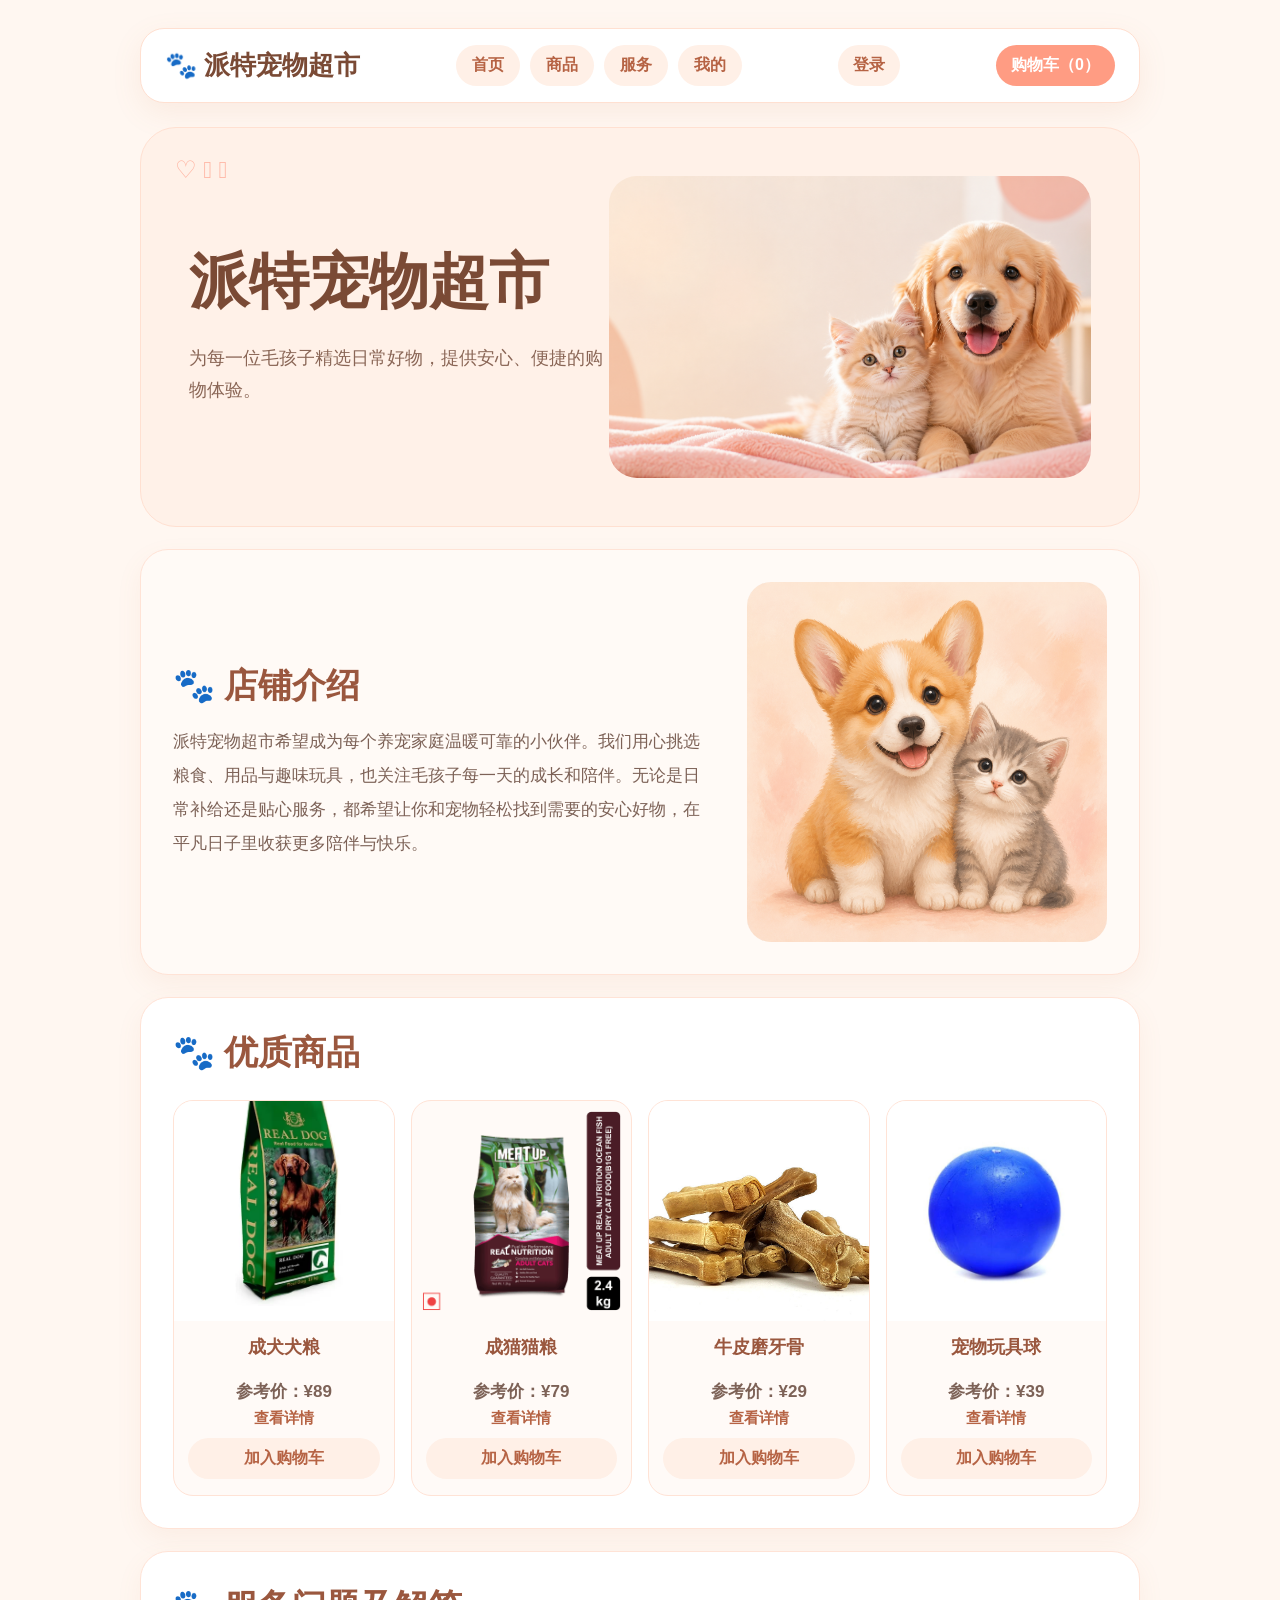
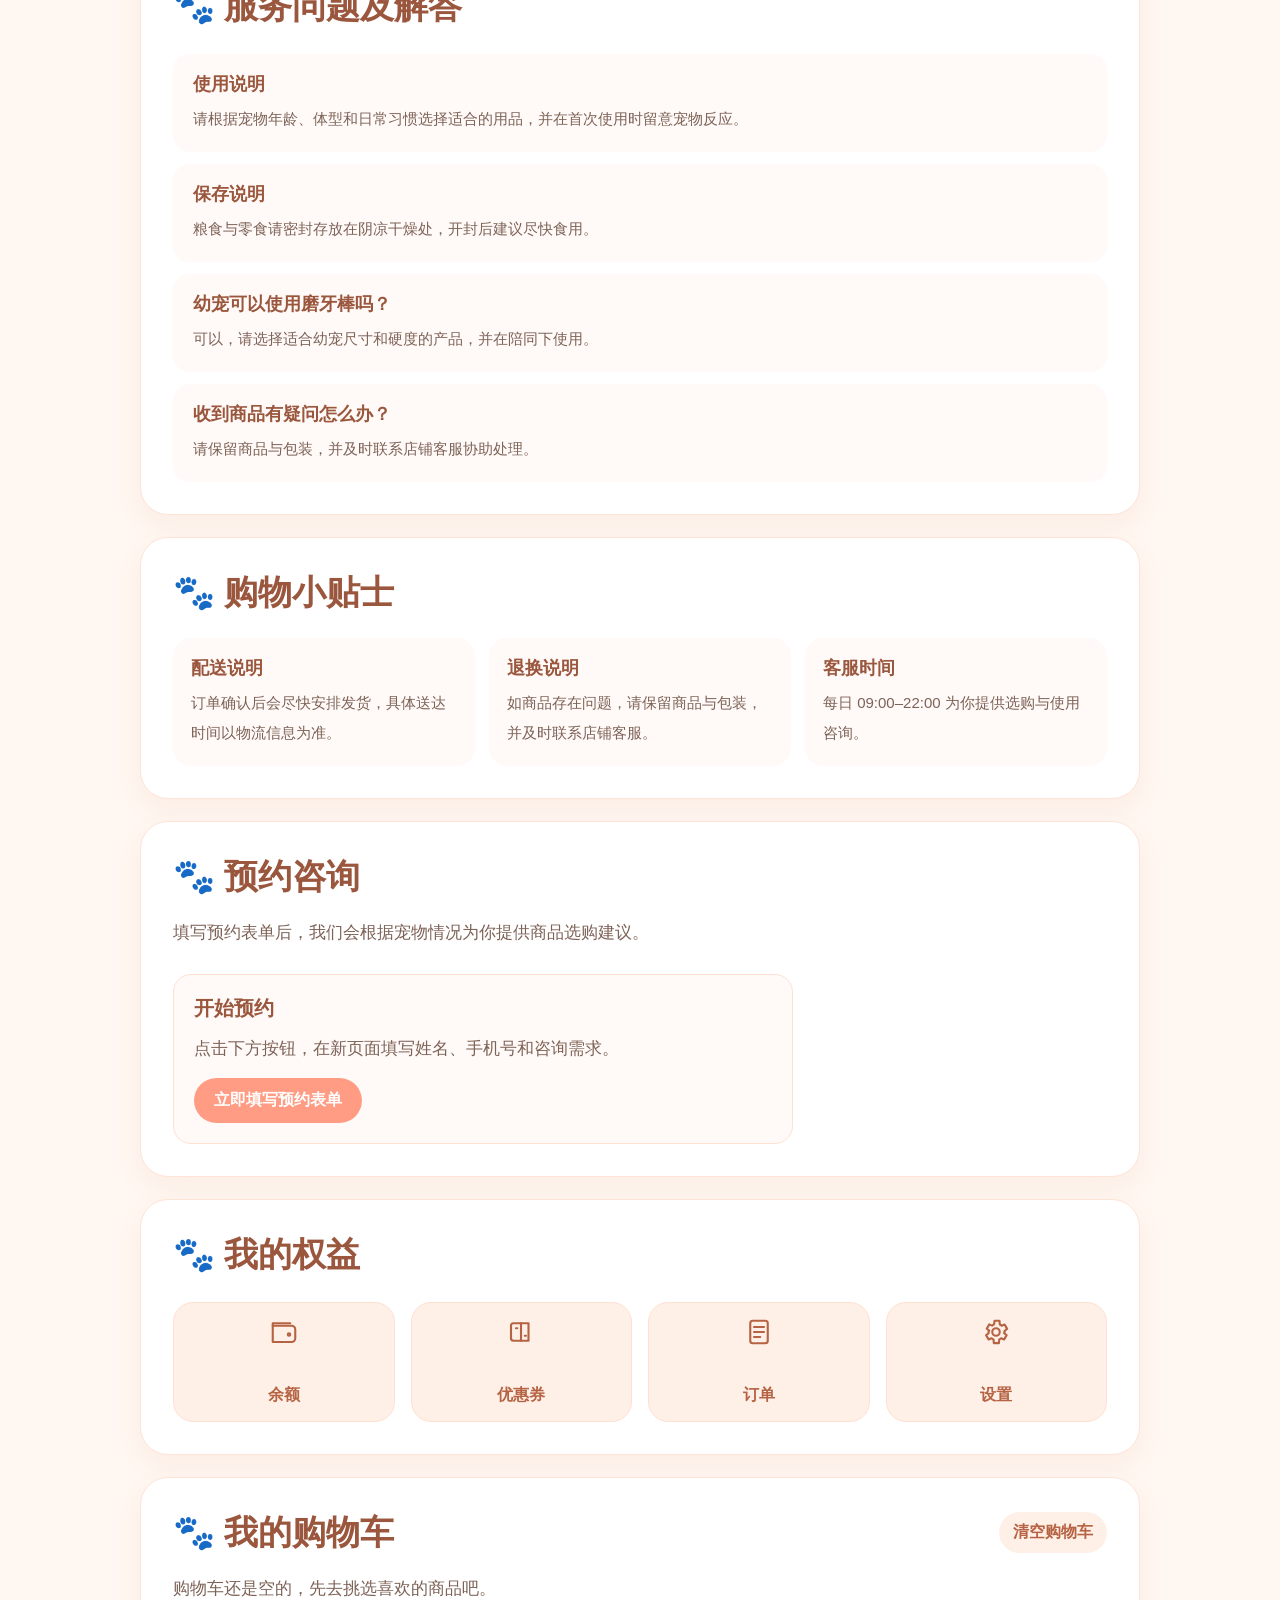
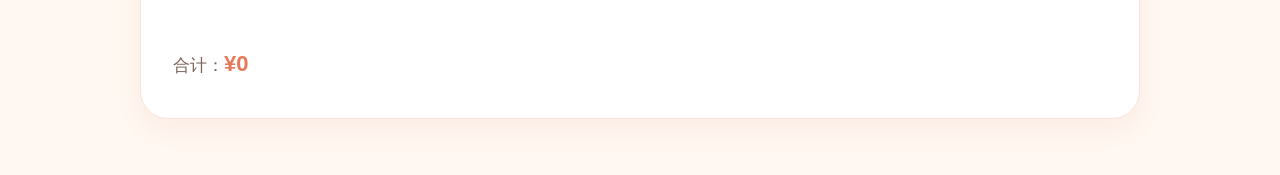
<file: index.html>
<!doctype html>
<html lang="zh-CN">
  <head>
    <meta charset="UTF-8" />
    <meta name="viewport" content="width=device-width, initial-scale=1.0" />
    <title>派特宠物超市</title>
    <link rel="stylesheet" href="style.css" />
  </head>
  <body>
    <main class="shop-page">
      <header class="site-header">
        <p class="brand">🐾 派特宠物超市</p>
        <nav class="site-nav" aria-label="网站导航">
          <a href="home.html">首页</a>
          <a href="products.html">商品</a>
          <a href="services.html">服务</a>
          <a href="profile.html">我的</a>
        </nav>
        <a class="login-link" href="login.html">登录</a>
        <button class="cart-toggle" type="button" data-cart-toggle>
          购物车（<span data-cart-count>0</span>）
        </button>
      </header>

      <section class="hero-section">
        <div class="hero-copy">
          <h1>派特宠物超市</h1>
          <p>为每一位毛孩子精选日常好物，提供安心、便捷的购物体验。</p>
        </div>
        <img src="hero-pets.png" alt="坐在粉色毯子上的小狗和小猫" />
      </section>

      <section class="content-section intro-section">
        <div>
          <h2>🐾 店铺介绍</h2>
          <p>派特宠物超市希望成为每个养宠家庭温暖可靠的小伙伴。我们用心挑选粮食、用品与趣味玩具，也关注毛孩子每一天的成长和陪伴。无论是日常补给还是贴心服务，都希望让你和宠物轻松找到需要的安心好物，在平凡日子里收获更多陪伴与快乐。</p>
        </div>
        <img src="pet-friends.png" alt="坐在一起的柯基犬和小猫插画" />
      </section>

      <section class="content-section">
        <h2>🐾 优质商品</h2>
        <div class="product-grid">
          <article class="product-card">
            <img src="product-dog-food-real.jpg" alt="Real Dog 成犬犬粮包装" />
            <h3>成犬犬粮</h3>
            <p class="product-price">参考价：¥89</p>
            <a class="product-detail-link" href="product-detail.html?id=dog-food">查看详情</a>
            <button class="product-add-button" type="button" data-product-name="成犬犬粮" data-product-price="89">加入购物车</button>
          </article>
          <article class="product-card">
            <img src="product-cat-food-real.png" alt="Meat Up 成猫猫粮包装" />
            <h3>成猫猫粮</h3>
            <p class="product-price">参考价：¥79</p>
            <a class="product-detail-link" href="product-detail.html?id=cat-food">查看详情</a>
            <button class="product-add-button" type="button" data-product-name="成猫猫粮" data-product-price="79">加入购物车</button>
          </article>
          <article class="product-card">
            <img src="product-chew-real.jpg" alt="牛皮磨牙骨" />
            <h3>牛皮磨牙骨</h3>
            <p class="product-price">参考价：¥29</p>
            <a class="product-detail-link" href="product-detail.html?id=chew">查看详情</a>
            <button class="product-add-button" type="button" data-product-name="牛皮磨牙骨" data-product-price="29">加入购物车</button>
          </article>
          <article class="product-card">
            <img src="product-toy-real.webp" alt="蓝色宠物玩具球" />
            <h3>宠物玩具球</h3>
            <p class="product-price">参考价：¥39</p>
            <a class="product-detail-link" href="product-detail.html?id=toy">查看详情</a>
            <button class="product-add-button" type="button" data-product-name="宠物玩具球" data-product-price="39">加入购物车</button>
          </article>
        </div>
      </section>

      <section class="content-section">
        <h2>🐾 服务问题及解答</h2>
        <div class="faq-list">
          <article class="faq-item">
            <h3>使用说明</h3>
            <p>请根据宠物年龄、体型和日常习惯选择适合的用品，并在首次使用时留意宠物反应。</p>
          </article>
          <article class="faq-item">
            <h3>保存说明</h3>
            <p>粮食与零食请密封存放在阴凉干燥处，开封后建议尽快食用。</p>
          </article>
          <article class="faq-item">
            <h3>幼宠可以使用磨牙棒吗？</h3>
            <p>可以，请选择适合幼宠尺寸和硬度的产品，并在陪同下使用。</p>
          </article>
          <article class="faq-item">
            <h3>收到商品有疑问怎么办？</h3>
            <p>请保留商品与包装，并及时联系店铺客服协助处理。</p>
          </article>
        </div>
      </section>

      <section class="content-section shop-notice">
        <h2>🐾 购物小贴士</h2>
        <div class="notice-grid">
          <article>
            <h3>配送说明</h3>
            <p>订单确认后会尽快安排发货，具体送达时间以物流信息为准。</p>
          </article>
          <article>
            <h3>退换说明</h3>
            <p>如商品存在问题，请保留商品与包装，并及时联系店铺客服。</p>
          </article>
          <article>
            <h3>客服时间</h3>
            <p>每日 09:00–22:00 为你提供选购与使用咨询。</p>
          </article>
        </div>
      </section>

      <section class="content-section booking-section">
        <h2>🐾 预约咨询</h2>
        <p>填写预约表单后，我们会根据宠物情况为你提供商品选购建议。</p>
        <div class="real-booking-card">
          <h3>开始预约</h3>
          <p>点击下方按钮，在新页面填写姓名、手机号和咨询需求。</p>
          <a class="booking-submit booking-link" data-real-booking-link href="https://docs.google.com/forms/d/e/1FAIpQLScH0HTE7hrrTwsPEF9YJlmVqtQefgj1YRg_0Ld0O1jvjLXT7w/viewform" target="_blank" rel="noopener">立即填写预约表单</a>
        </div>
      </section>

      <section class="content-section">
        <h2>🐾 我的权益</h2>
        <div class="benefit-grid">
          <button class="benefit-button" type="button">
            <svg viewBox="0 0 24 24" aria-hidden="true"><path d="M3 7h15a3 3 0 0 1 3 3v7a3 3 0 0 1-3 3H3z" /><path d="M3 7V5h14" /><circle cx="16" cy="14" r="1" /></svg>
            <span>余额</span>
          </button>
          <button class="benefit-button" type="button">
            <svg viewBox="0 0 24 24" aria-hidden="true"><path d="M4 7a2 2 0 0 1 2-2h12v14H6a2 2 0 0 1-2-2z" /><path d="M12 5v14M8 9h1M15 15h1" /></svg>
            <span>优惠券</span>
          </button>
          <button class="benefit-button" type="button">
            <svg viewBox="0 0 24 24" aria-hidden="true"><rect x="5" y="3" width="14" height="18" rx="2" /><path d="M8 8h8M8 12h8M8 16h5" /></svg>
            <span>订单</span>
          </button>
          <button class="benefit-button" type="button">
            <svg viewBox="0 0 24 24" aria-hidden="true"><circle cx="12" cy="12" r="3" /><path d="M19 12a7 7 0 0 0-.1-1l2-1.5-2-3.5-2.3 1a7 7 0 0 0-1.6-1L14.8 3h-4l-.3 2.9a7 7 0 0 0-1.6 1l-2.3-1-2 3.5 2 1.5A7 7 0 0 0 6 12c0 .3 0 .7.1 1l-2 1.5 2 3.5 2.3-1a7 7 0 0 0 1.6 1l.3 2.9h4l.3-2.9a7 7 0 0 0 1.6-1l2.3 1 2-3.5-2-1.5c.1-.3.1-.7.1-1Z" /></svg>
            <span>设置</span>
          </button>
        </div>
      </section>

      <section class="content-section cart-section" id="shopping-cart" data-cart-section>
        <div class="cart-heading">
          <h2>🐾 我的购物车</h2>
          <button class="clear-cart-button" type="button" data-clear-cart>清空购物车</button>
        </div>
        <p class="cart-empty" data-cart-empty>购物车还是空的，先去挑选喜欢的商品吧。</p>
        <ul class="cart-list" data-cart-list></ul>
        <p class="cart-total">合计：<strong>¥<span data-cart-total>0</span></strong></p>
      </section>
    </main>
    <script src="script.js"></script>
  </body>
</html>
</file>
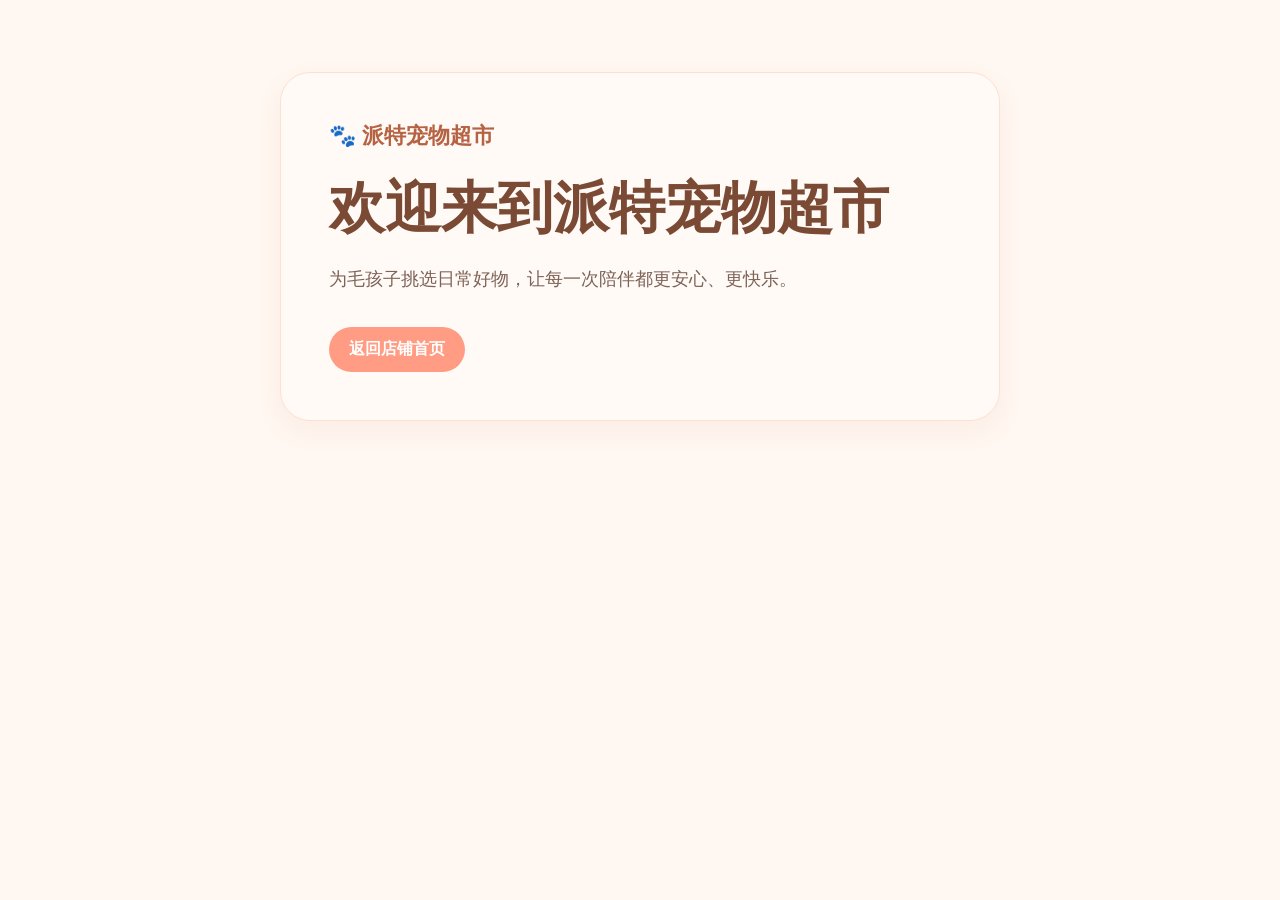
<file: home.html>
<!doctype html>
<html lang="zh-CN">
  <head>
    <meta charset="UTF-8" />
    <meta name="viewport" content="width=device-width, initial-scale=1.0" />
    <title>首页 - 派特宠物超市</title>
    <link rel="stylesheet" href="style.css" />
  </head>
  <body>
    <main class="subpage">
      <p class="subpage-brand">🐾 派特宠物超市</p>
      <h1>欢迎来到派特宠物超市</h1>
      <p>为毛孩子挑选日常好物，让每一次陪伴都更安心、更快乐。</p>
      <a class="back-home" href="index.html">返回店铺首页</a>
    </main>
  </body>
</html>
</file>
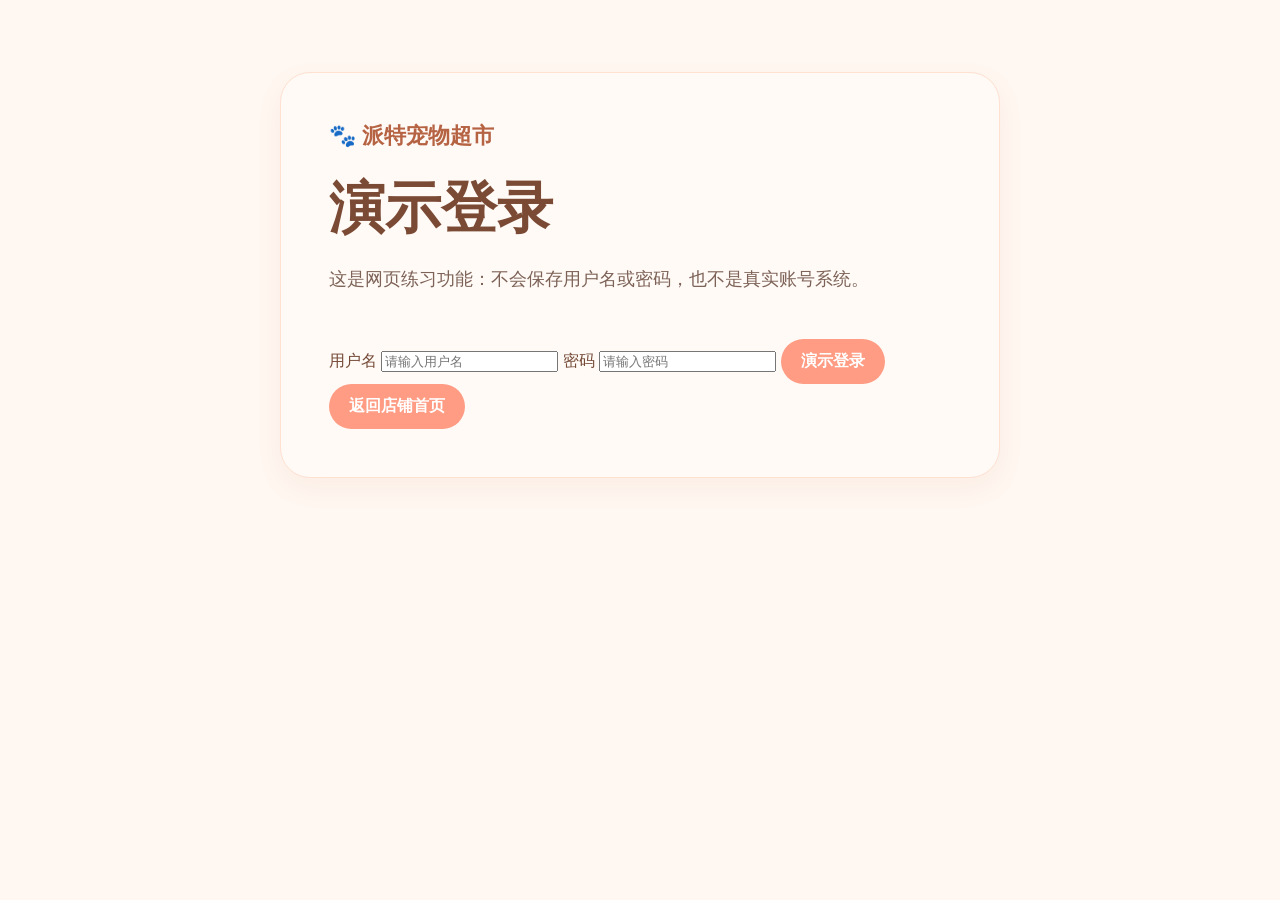
<file: login.html>
<!doctype html>
<html lang="zh-CN">
  <head>
    <meta charset="UTF-8" />
    <meta name="viewport" content="width=device-width, initial-scale=1.0" />
    <title>登录 - 派特宠物超市</title>
    <link rel="stylesheet" href="style.css" />
  </head>
  <body>
    <main class="subpage login-page">
      <p class="subpage-brand">🐾 派特宠物超市</p>
      <h1>演示登录</h1>
      <p>这是网页练习功能：不会保存用户名或密码，也不是真实账号系统。</p>
      <form class="booking-form" data-login-form novalidate>
        <label for="login-username">用户名</label>
        <input id="login-username" name="username" type="text" placeholder="请输入用户名" />

        <label for="login-password">密码</label>
        <input id="login-password" name="password" type="password" placeholder="请输入密码" />

        <button class="booking-submit" type="submit">演示登录</button>
        <p class="form-message form-error" data-login-error hidden>请填写用户名和密码。</p>
        <p class="form-message form-success" data-login-success hidden>演示登录成功！实际网站需要服务器才能创建真实账号。</p>
      </form>
      <a class="back-home" href="index.html">返回店铺首页</a>
    </main>
    <script src="script.js"></script>
  </body>
</html>
</file>
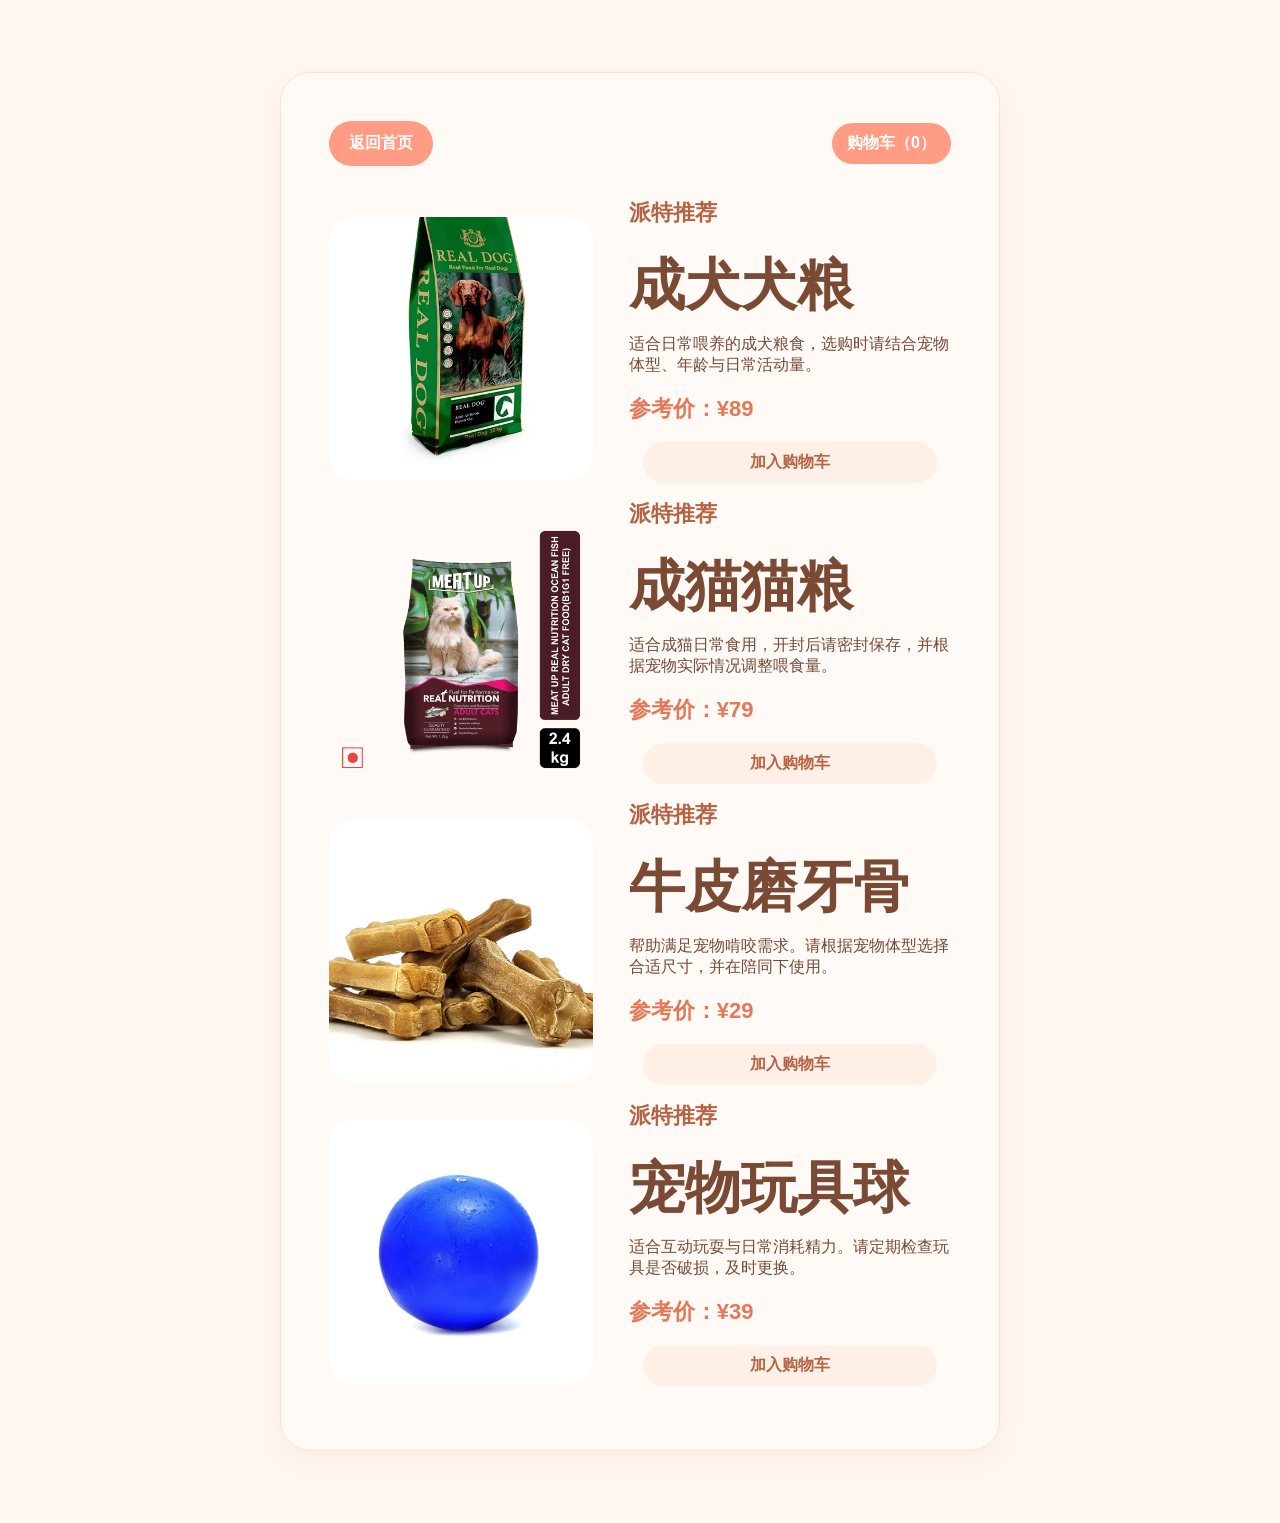
<file: product-detail.html>
<!doctype html>
<html lang="zh-CN">
  <head>
    <meta charset="UTF-8" />
    <meta name="viewport" content="width=device-width, initial-scale=1.0" />
    <title>商品详情 - 派特宠物超市</title>
    <link rel="stylesheet" href="style.css" />
  </head>
  <body>
    <main class="subpage detail-page">
      <div class="detail-topbar">
        <a class="back-home" href="index.html">返回首页</a>
        <a class="cart-toggle" href="index.html#shopping-cart">购物车（<span data-cart-count>0</span>）</a>
      </div>

      <article class="detail-card" data-product-detail="dog-food">
        <img src="product-dog-food-real.jpg" alt="Real Dog 成犬犬粮包装" />
        <div>
          <p class="subpage-brand">派特推荐</p>
          <h1>成犬犬粮</h1>
          <p>适合日常喂养的成犬粮食，选购时请结合宠物体型、年龄与日常活动量。</p>
          <p class="detail-price">参考价：¥89</p>
          <button class="product-add-button" type="button" data-product-name="成犬犬粮" data-product-price="89">加入购物车</button>
        </div>
      </article>

      <article class="detail-card" data-product-detail="cat-food">
        <img src="product-cat-food-real.png" alt="Meat Up 成猫猫粮包装" />
        <div>
          <p class="subpage-brand">派特推荐</p>
          <h1>成猫猫粮</h1>
          <p>适合成猫日常食用，开封后请密封保存，并根据宠物实际情况调整喂食量。</p>
          <p class="detail-price">参考价：¥79</p>
          <button class="product-add-button" type="button" data-product-name="成猫猫粮" data-product-price="79">加入购物车</button>
        </div>
      </article>

      <article class="detail-card" data-product-detail="chew">
        <img src="product-chew-real.jpg" alt="牛皮磨牙骨" />
        <div>
          <p class="subpage-brand">派特推荐</p>
          <h1>牛皮磨牙骨</h1>
          <p>帮助满足宠物啃咬需求。请根据宠物体型选择合适尺寸，并在陪同下使用。</p>
          <p class="detail-price">参考价：¥29</p>
          <button class="product-add-button" type="button" data-product-name="牛皮磨牙骨" data-product-price="29">加入购物车</button>
        </div>
      </article>

      <article class="detail-card" data-product-detail="toy">
        <img src="product-toy-real.webp" alt="蓝色宠物玩具球" />
        <div>
          <p class="subpage-brand">派特推荐</p>
          <h1>宠物玩具球</h1>
          <p>适合互动玩耍与日常消耗精力。请定期检查玩具是否破损，及时更换。</p>
          <p class="detail-price">参考价：¥39</p>
          <button class="product-add-button" type="button" data-product-name="宠物玩具球" data-product-price="39">加入购物车</button>
        </div>
      </article>

      <p class="form-message form-success" data-detail-added hidden>已加入购物车！你可以返回首页查看清单。</p>
    </main>
    <script src="script.js"></script>
  </body>
</html>
</file>
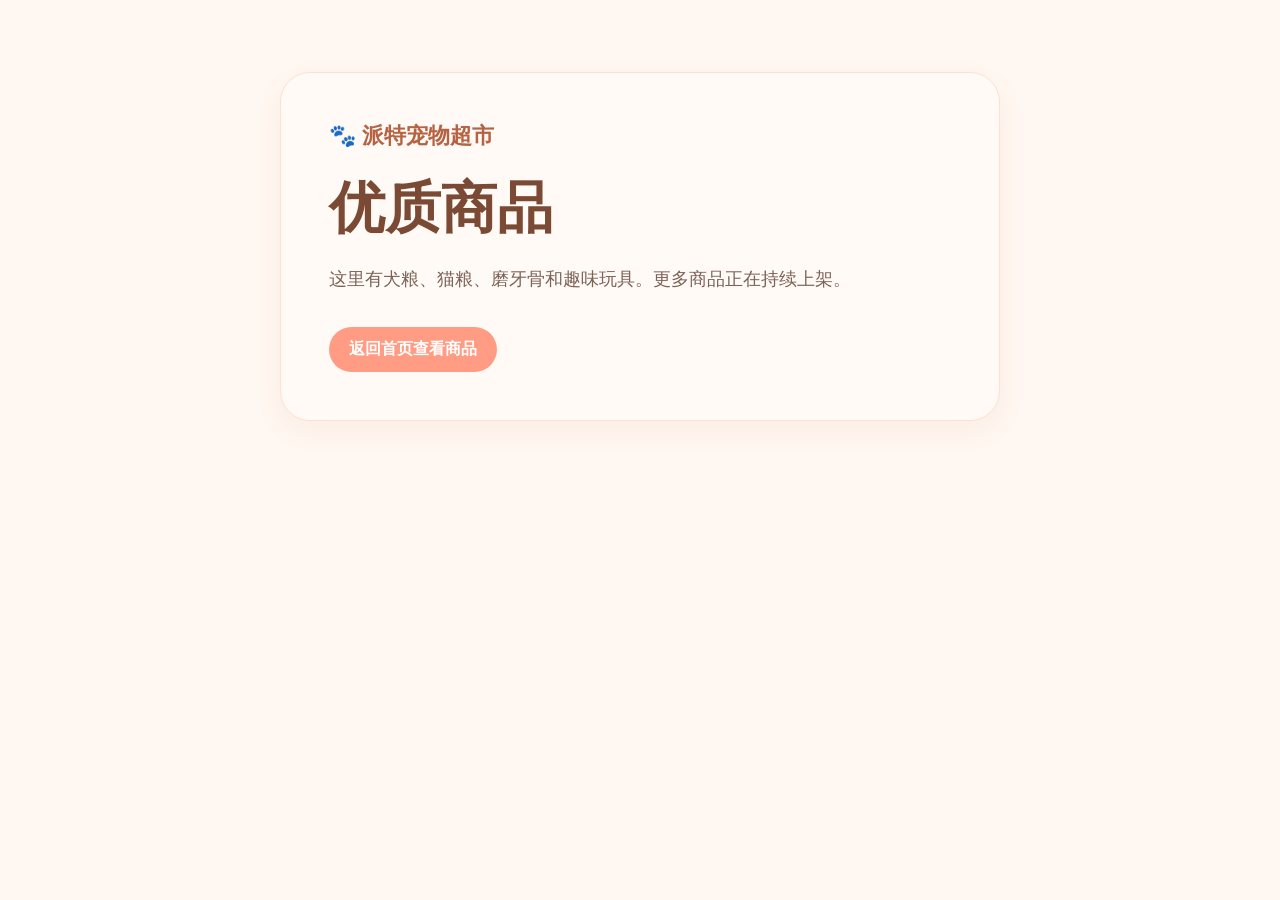
<file: products.html>
<!doctype html>
<html lang="zh-CN">
  <head>
    <meta charset="UTF-8" />
    <meta name="viewport" content="width=device-width, initial-scale=1.0" />
    <title>商品 - 派特宠物超市</title>
    <link rel="stylesheet" href="style.css" />
  </head>
  <body>
    <main class="subpage">
      <p class="subpage-brand">🐾 派特宠物超市</p>
      <h1>优质商品</h1>
      <p>这里有犬粮、猫粮、磨牙骨和趣味玩具。更多商品正在持续上架。</p>
      <a class="back-home" href="index.html#shopping-cart">返回首页查看商品</a>
    </main>
  </body>
</html>
</file>
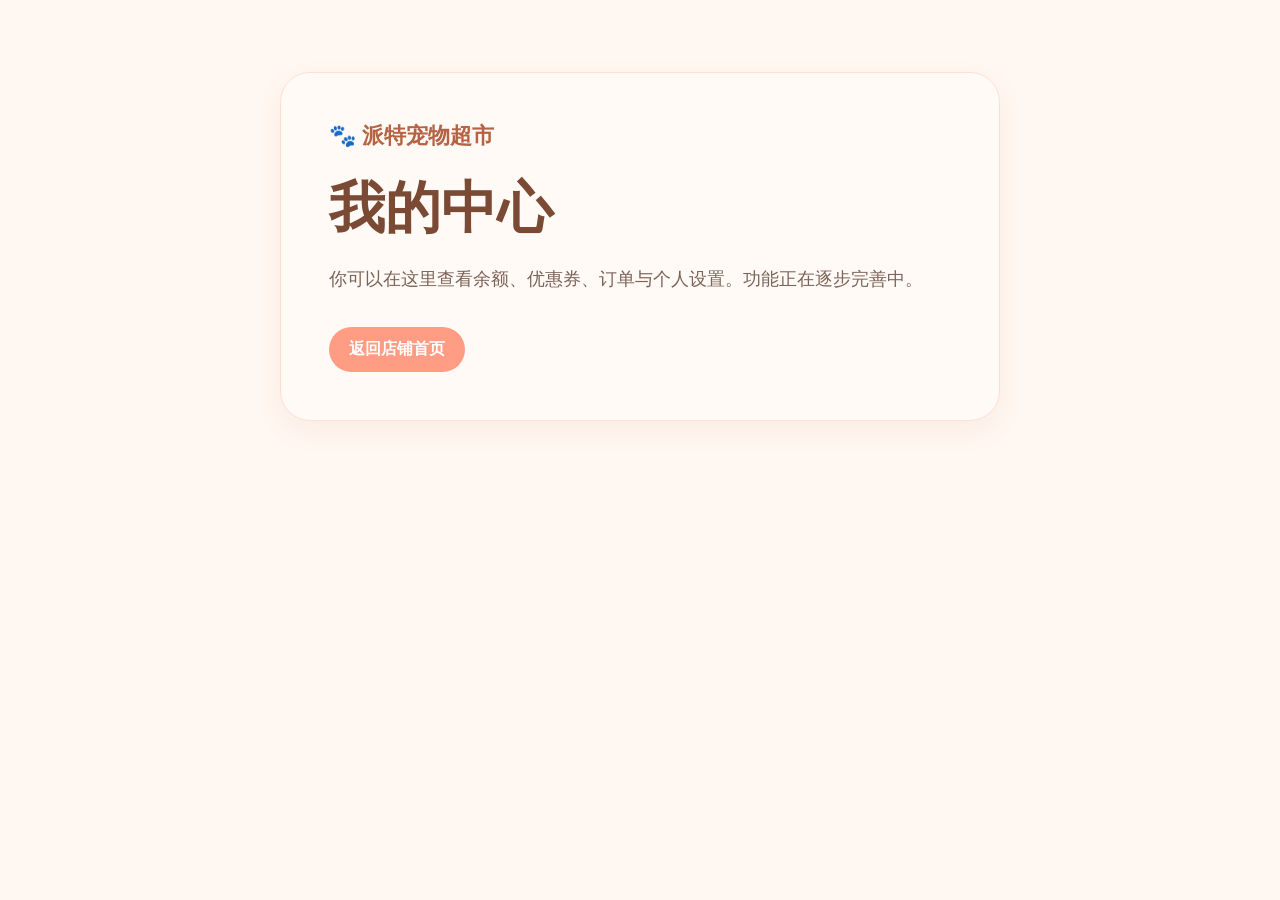
<file: profile.html>
<!doctype html>
<html lang="zh-CN">
  <head>
    <meta charset="UTF-8" />
    <meta name="viewport" content="width=device-width, initial-scale=1.0" />
    <title>我的 - 派特宠物超市</title>
    <link rel="stylesheet" href="style.css" />
  </head>
  <body>
    <main class="subpage">
      <p class="subpage-brand">🐾 派特宠物超市</p>
      <h1>我的中心</h1>
      <p>你可以在这里查看余额、优惠券、订单与个人设置。功能正在逐步完善中。</p>
      <a class="back-home" href="index.html">返回店铺首页</a>
    </main>
  </body>
</html>
</file>
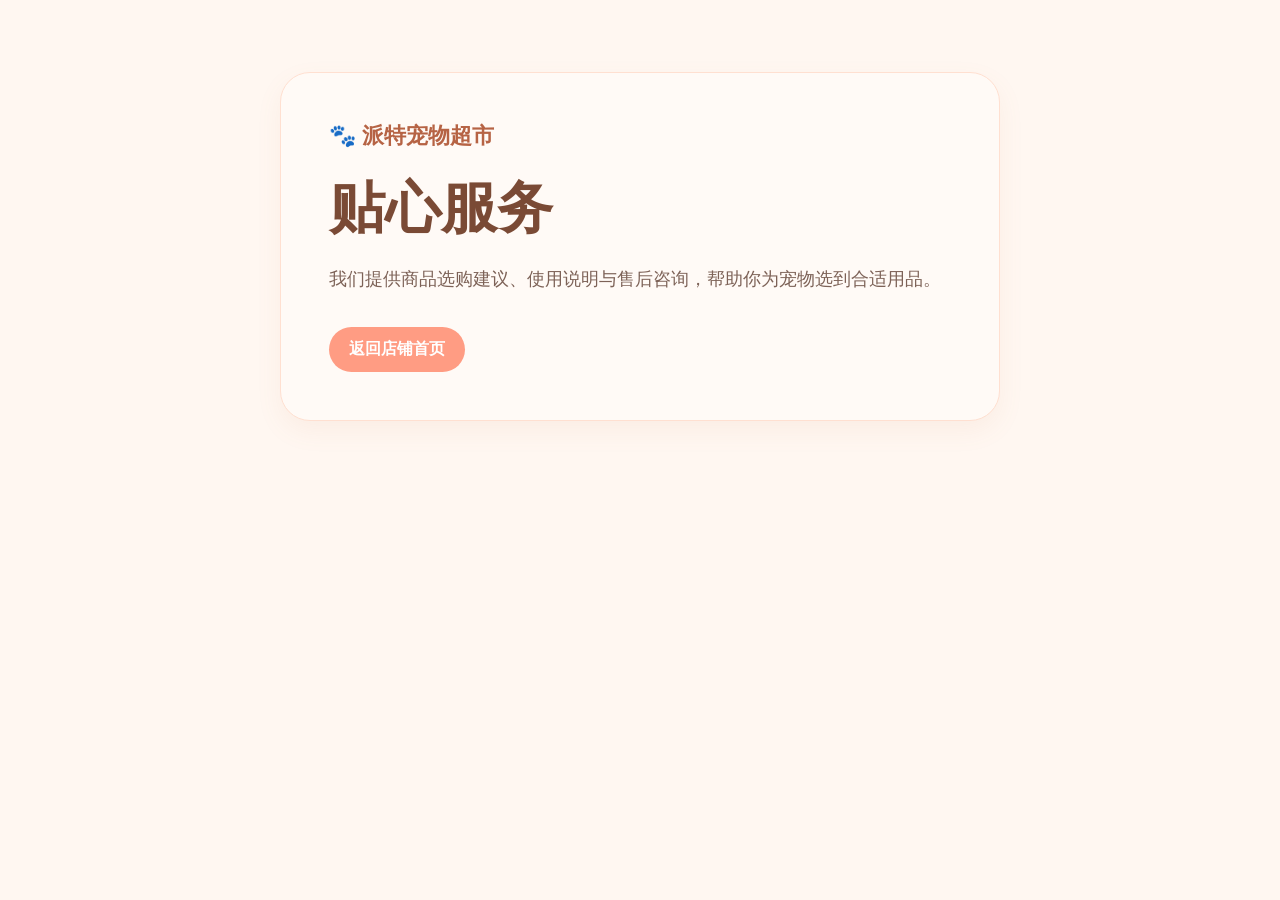
<file: services.html>
<!doctype html>
<html lang="zh-CN">
  <head>
    <meta charset="UTF-8" />
    <meta name="viewport" content="width=device-width, initial-scale=1.0" />
    <title>服务 - 派特宠物超市</title>
    <link rel="stylesheet" href="style.css" />
  </head>
  <body>
    <main class="subpage">
      <p class="subpage-brand">🐾 派特宠物超市</p>
      <h1>贴心服务</h1>
      <p>我们提供商品选购建议、使用说明与售后咨询，帮助你为宠物选到合适用品。</p>
      <a class="back-home" href="index.html">返回店铺首页</a>
    </main>
  </body>
</html>
</file>
<file: style.css>
* {
  box-sizing: border-box;
}

body {
  margin: 0;
  background: #f6f9fd;
  color: #17345d;
  font-family: "Microsoft YaHei", sans-serif;
}

.shop-page {
  width: min(100% - 40px, 960px);
  margin: 0 auto;
  padding: 28px 0 56px;
}

.site-header {
  display: flex;
  align-items: center;
  justify-content: space-between;
  gap: 24px;
  padding: 18px 22px;
  background: #ffffff;
  border-radius: 18px;
}

.brand {
  margin: 0;
  color: #17345d;
  font-size: 22px;
  font-weight: 800;
}

.site-nav {
  display: flex;
  flex-wrap: wrap;
  gap: 10px;
}

.site-nav a {
  padding: 10px 16px;
  border-radius: 10px;
  background: #fff2e5;
  color: #d96916;
  font-weight: 700;
  text-decoration: none;
}

.site-nav a:hover {
  background: #ff8a30;
  color: #ffffff;
}

.hero-section {
  margin-top: 24px;
  padding: 68px 42px;
  border-radius: 24px;
  background: #dff0ff;
}

h1 {
  margin: 0;
  font-size: clamp(40px, 8vw, 68px);
  color: #17345d;
}

.hero-section p {
  max-width: 520px;
  margin: 20px 0 0;
  color: #49627f;
  font-size: 18px;
  line-height: 1.8;
}

.content-section {
  margin-top: 22px;
  padding: 32px;
  border-radius: 20px;
  background: #ffffff;
}

h2 {
  margin: 0;
  color: #17345d;
  font-size: 28px;
}

.content-section p {
  margin: 16px 0 0;
  color: #49627f;
  font-size: 17px;
  line-height: 1.9;
}

@media (max-width: 600px) {
  .shop-page {
    width: min(100% - 28px, 960px);
    padding-top: 14px;
  }

  .site-header {
    align-items: flex-start;
    flex-direction: column;
  }

  .hero-section,
  .content-section {
    padding: 28px 22px;
  }

  .site-nav {
    width: 100%;
  }

  .site-nav a {
    flex: 1;
    text-align: center;
  }
}

.product-grid,
.benefit-grid {
  display: grid;
  grid-template-columns: repeat(4, minmax(0, 1fr));
  gap: 16px;
  margin-top: 24px;
}

.product-card {
  overflow: hidden;
  border: 1px solid #ffe3d6;
  border-radius: 20px;
  background: #fffaf7;
  text-align: center;
}

.product-card img {
  display: block;
  width: 100%;
  aspect-ratio: 1;
  object-fit: cover;
}

.product-card h3 {
  margin: 14px 14px 4px;
  color: #9a573e;
  font-size: 18px;
}

.product-price {
  margin: 0 14px 16px;
  color: #e57858;
  font-size: 16px;
  font-weight: 700;
}

.faq-list {
  display: grid;
  gap: 12px;
  margin-top: 24px;
}

.faq-item {
  padding: 18px 20px;
  border-radius: 16px;
  background: #fffaf7;
}

.faq-item h3 {
  margin: 0;
  color: #9a573e;
  font-size: 18px;
}

.faq-item p {
  margin: 8px 0 0;
  font-size: 15px;
  line-height: 1.8;
}

.benefit-button {
  display: grid;
  place-items: center;
  gap: 10px;
  min-height: 120px;
  border: 1px solid #ffe0d1;
  border-radius: 20px;
  background: #fff0e7;
  color: #b66344;
  font: inherit;
  font-weight: 700;
  cursor: pointer;
}

.benefit-button:hover {
  background: #ff9c83;
  color: #ffffff;
}

.benefit-button svg {
  width: 30px;
  height: 30px;
  fill: none;
  stroke: currentColor;
  stroke-linecap: round;
  stroke-linejoin: round;
  stroke-width: 1.7;
}

@media (max-width: 600px) {
  .product-grid,
  .benefit-grid {
    grid-template-columns: repeat(2, minmax(0, 1fr));
  }
}

/* 温柔可爱的宠物超市主题 */
body {
  background: #fff7f1;
  color: #754a37;
  font-family: "Microsoft YaHei", sans-serif;
}

.shop-page {
  width: min(100% - 40px, 1000px);
}

.site-header {
  padding: 16px 24px;
  border: 1px solid #ffe0d1;
  border-radius: 24px;
  box-shadow: 0 10px 30px rgb(203 126 89 / 10%);
}

.brand,
h1,
h2 {
  color: #7a4a35;
  font-family: "STXingkai", "KaiTi", "Microsoft YaHei", cursive;
}

.brand {
  font-size: 26px;
}

.site-nav a {
  border-radius: 999px;
  background: #fff0e7;
  color: #b66344;
}

.site-nav a:hover {
  background: #ff9c83;
  color: #ffffff;
}

.hero-section {
  position: relative;
  display: grid;
  grid-template-columns: 1fr 1.15fr;
  align-items: center;
  min-height: 400px;
  overflow: hidden;
  padding: 48px;
  border: 1px solid #ffe0d1;
  border-radius: 36px;
  background: #fff1e8;
}

.hero-section::before {
  position: absolute;
  top: 28px;
  left: 34px;
  color: #ffb19e;
  content: "♡  𓃠  𓃡";
  font-size: 24px;
}

.hero-copy {
  position: relative;
  z-index: 1;
}

h1 {
  font-size: clamp(46px, 5vw, 60px);
  line-height: 1.18;
}

.hero-section p {
  margin-top: 24px;
  color: #8a6656;
}

.hero-section img {
  width: 100%;
  height: 100%;
  min-height: 300px;
  object-fit: cover;
  border-radius: 28px;
}

.content-section {
  border: 1px solid #ffe3d6;
  border-radius: 28px;
  box-shadow: 0 10px 26px rgb(203 126 89 / 8%);
}

h2 {
  color: #9a573e;
  font-size: 34px;
}

.content-section p {
  color: #7d6257;
  line-height: 2;
}

.intro-section {
  display: grid;
  grid-template-columns: 1.2fr 0.8fr;
  align-items: center;
  gap: 34px;
  background: #fffaf6;
}

.intro-section img {
  width: 100%;
  border-radius: 24px;
}

@media (max-width: 600px) {
  .shop-page {
    width: min(100% - 28px, 1000px);
  }

  .brand {
    font-size: 23px;
  }

  .hero-section,
  .intro-section {
    display: block;
    padding: 30px 22px;
  }

  .hero-section img {
    min-height: 0;
    margin-top: 28px;
  }

  .intro-section img {
    margin-top: 24px;
  }

  h2 {
    font-size: 29px;
  }
}

.cart-toggle,
.product-add-button,
.clear-cart-button {
  border: 0;
  font: inherit;
  font-weight: 700;
  cursor: pointer;
}

.cart-toggle {
  display: inline-block;
  padding: 10px 15px;
  border-radius: 999px;
  background: #ff9c83;
  color: #ffffff;
  text-decoration: none;
}

.product-add-button {
  width: calc(100% - 28px);
  margin: 0 14px 16px;
  padding: 10px 12px;
  border-radius: 999px;
  background: #fff0e7;
  color: #b66344;
}

.product-detail-link {
  display: inline-block;
  margin-bottom: 10px;
  color: #b66344;
  font-size: 15px;
  font-weight: 700;
  text-decoration: none;
}

.login-link {
  padding: 10px 15px;
  border-radius: 999px;
  background: #fff0e7;
  color: #b66344;
  font-weight: 700;
  text-decoration: none;
}

.product-add-button:hover,
.product-add-button:focus-visible {
  background: #ff9c83;
  color: #ffffff;
}

.cart-section {
  scroll-margin-top: 24px;
}

.cart-heading {
  display: flex;
  align-items: center;
  justify-content: space-between;
  gap: 16px;
}

.clear-cart-button {
  padding: 10px 14px;
  border-radius: 999px;
  background: #fff0e7;
  color: #b66344;
}

.cart-list {
  display: grid;
  gap: 10px;
  padding: 0;
  margin: 18px 0;
  list-style: none;
}

.cart-list li {
  padding: 12px 14px;
  border-radius: 14px;
  background: #fffaf7;
  color: #7d6257;
}

.cart-total {
  margin-bottom: 0;
}

.cart-total strong {
  color: #e57858;
  font-size: 22px;
}

.booking-submit {
  display: inline-block;
  margin-top: 12px;
  padding: 12px 20px;
  border: 0;
  border-radius: 999px;
  background: #ff9c83;
  color: #ffffff;
  font: inherit;
  font-weight: 700;
  cursor: pointer;
}

.booking-link {
  text-decoration: none;
}

.real-booking-card {
  max-width: 620px;
  margin-top: 24px;
  padding: 20px;
  border: 1px solid #ffe0d1;
  border-radius: 18px;
  background: #fffaf7;
}

.real-booking-card h3 {
  margin: 0;
  color: #9a573e;
  font-size: 20px;
}

.real-booking-card p {
  margin: 10px 0 0;
  color: #7d6257;
}

.notice-grid {
  display: grid;
  grid-template-columns: repeat(3, minmax(0, 1fr));
  gap: 14px;
  margin-top: 22px;
}

.notice-grid article {
  padding: 18px;
  border-radius: 18px;
  background: #fffaf7;
}

.notice-grid h3 {
  margin: 0;
  color: #9a573e;
  font-size: 18px;
}

.notice-grid p {
  margin: 8px 0 0;
  font-size: 15px;
}

.subpage {
  width: min(100% - 40px, 720px);
  margin: 72px auto;
  padding: 48px;
  border: 1px solid #ffe0d1;
  border-radius: 30px;
  background: #fffaf6;
  box-shadow: 0 10px 26px rgb(203 126 89 / 8%);
}

.subpage-brand {
  margin: 0 0 24px;
  color: #b66344;
  font-size: 22px;
  font-weight: 700;
}

.subpage h1 {
  font-size: clamp(38px, 8vw, 56px);
}

.subpage > p:not(.subpage-brand) {
  margin: 20px 0 30px;
  color: #7d6257;
  font-size: 18px;
  line-height: 2;
}

.back-home {
  display: inline-block;
  padding: 12px 20px;
  border-radius: 999px;
  background: #ff9c83;
  color: #ffffff;
  font-weight: 700;
  text-decoration: none;
}

.detail-topbar {
  display: flex;
  align-items: center;
  justify-content: space-between;
  gap: 16px;
  margin-bottom: 32px;
}

.detail-card {
  display: grid;
  grid-template-columns: minmax(0, 0.9fr) minmax(0, 1.1fr);
  align-items: center;
  gap: 36px;
}

.detail-card img {
  width: 100%;
  aspect-ratio: 1;
  object-fit: cover;
  border-radius: 24px;
}

.detail-price {
  margin: 18px 0;
  color: #e57858;
  font-size: 22px;
  font-weight: 700;
}

@media (max-width: 600px) {
  .cart-heading {
    align-items: flex-start;
    flex-direction: column;
  }

  .notice-grid {
    grid-template-columns: 1fr;
  }

  .detail-topbar {
    align-items: flex-start;
    flex-direction: column;
  }

  .detail-card {
    grid-template-columns: 1fr;
    gap: 24px;
  }

  .subpage {
    width: min(100% - 28px, 720px);
    margin: 28px auto;
    padding: 32px 22px;
  }
}
.site-nav a:focus-visible,
.benefit-button:focus-visible {
  outline: 3px solid #ff9c83;
  outline-offset: 4px;
}
</file>
